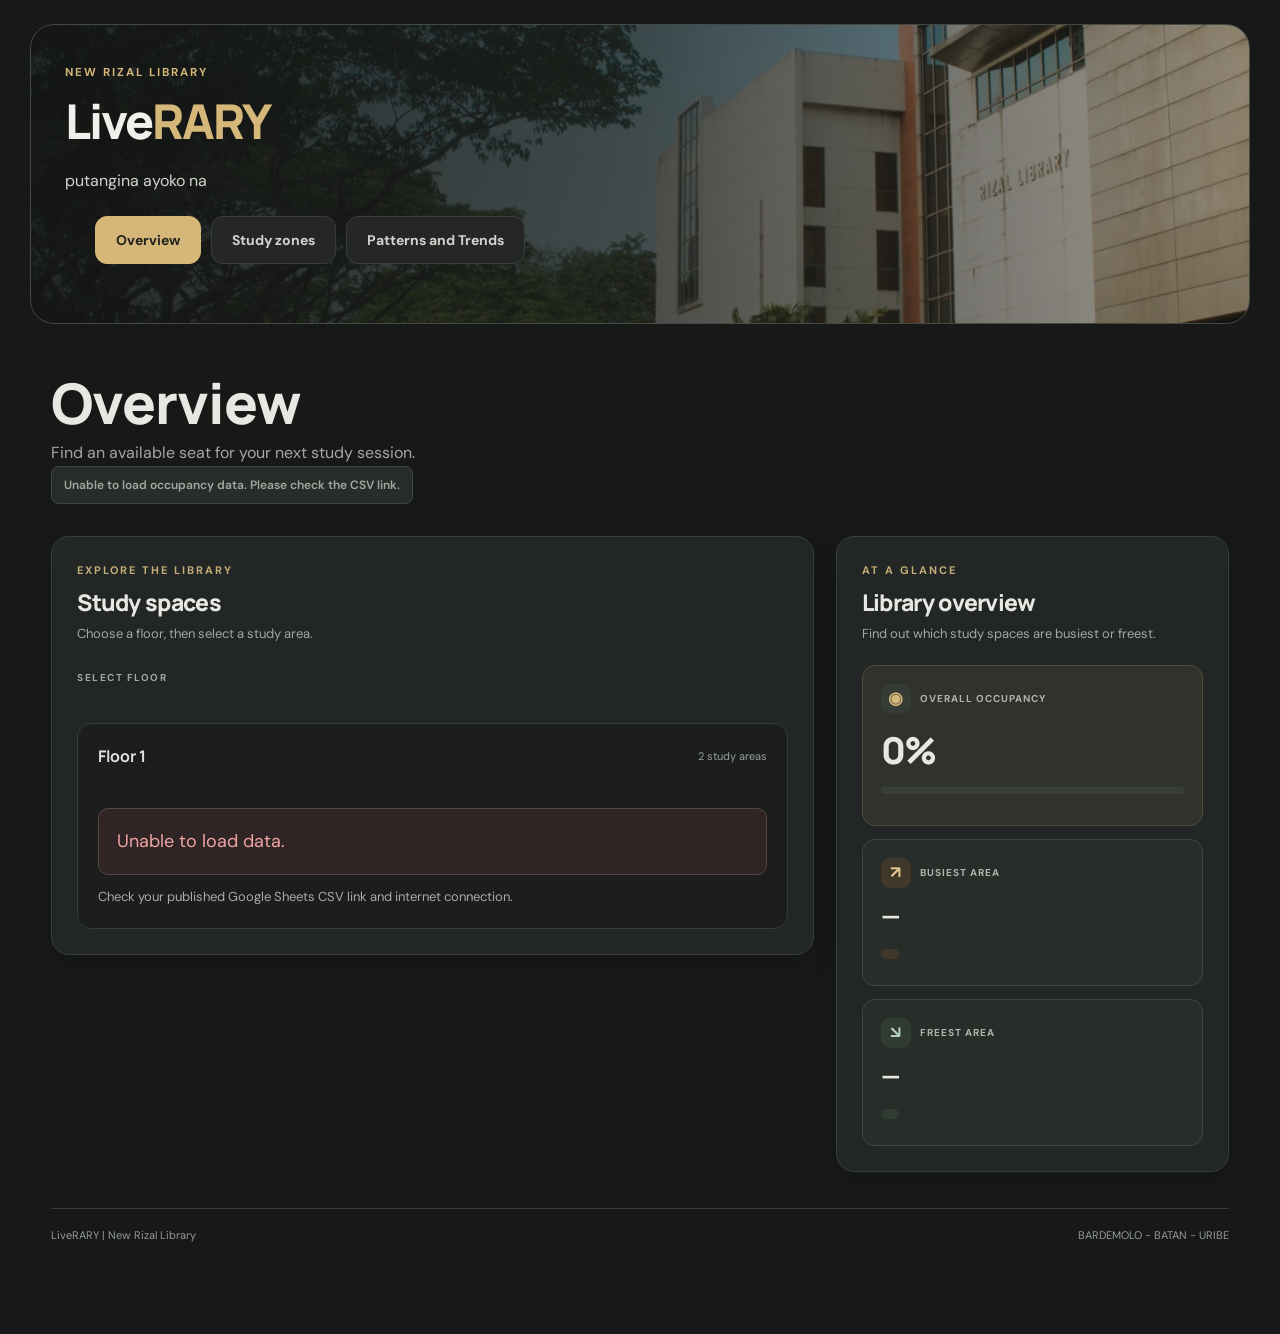
<file: index.html>
<!DOCTYPE html>
<html lang="en">
<head>
    <meta charset="UTF-8">
    <meta name="viewport" content="width=device-width, initial-scale=1.0">
    <title>LiveRARY | Overview</title>

    <link rel="stylesheet" href="css/general.css">
    <link rel="stylesheet" href="css/index.css">
</head>
<body>
    <header class="hero">
        <div class="hero-top">
            <div>
                <p class="eyebrow">NEW RIZAL LIBRARY</p>
                <h1>Live<span>RARY</span></h1>  
                <p class="tagline">putangina ayoko na</p>
            </div>
        </div>

         <nav class="navigation">
        <a href="index.html" class="nav-link active">Overview</a>
        <a href="html/studyzone.html" class="nav-link">Study zones</a>
        <a href="html/patternsandtrends.html" class="nav-link">Patterns and Trends</a>
    </nav>
    </header>

    <main class="overview-page">
        <section class="page-heading">
            <h1>Overview</h1>
            <p>
                Find an available seat for your next study session.
            </p>
            <p id="data-timestamp" class="data-timestamp">
                Loading occupancy data.
            </p>
        </section>

        <section class="dashboard">

            <article class="panel study-panel" id="zones">
                <div class="panel-heading">
                    <div>
                        <p class="section-label">EXPLORE THE LIBRARY</p>
                        <h2>Study spaces</h2>
                        <p class="muted">
                            Choose a floor, then select a study area.
                        </p>
                    </div>
                </div>

                <p class="tabs-heading">SELECT FLOOR</p>
                <div class="floor-tabs" id="floor-tabs"></div>

                <div class="area-section">
                    <div class="area-section-heading">
                        <h3 id="selected-floor-title">Floor 1</h3>
                        <span id="area-count">2 study areas</span>
                    </div>

                    <div class="area-tabs" id="area-tabs"></div>
                    <div id="area-details"></div>
                </div>
            </article>

            <div class="panel summary-panel">
                <div class="panel-heading">
                    <div>
                        <p class="section-label">AT A GLANCE</p>
                        <h2>Library overview</h2>
                        <p class="muted">
                            Find out which study spaces are busiest or freest.
                        </p>
                    </div>
                </div>

                <div class="summary-card overall-card">
                    <div class="summary-card-top">
                        <span class="summary-icon">◉</span>
                        <span class="summary-label">OVERALL OCCUPANCY</span>
                    </div>

                    <p class="summary-number" id="overall-occupancy">0%</p>

                    <div class="summary-progress">
                        <div id="overall-progress"></div>
                    </div>

                    <p class="summary-description" id="seat-summary"></p>
                </div>

                <div class="summary-card">
                    <div class="summary-card-top">
                        <span class="summary-icon busy-icon">↗</span>
                        <span class="summary-label">BUSIEST AREA</span>
                    </div>

                    <p class="summary-number area-name" id="busiest-area">—</p>
                    <p class="summary-description" id="busiest-floor"></p>
                    <span class="area-badge busy-badge" id="busiest-rate"></span>
                </div>

                <div class="summary-card">
                    <div class="summary-card-top">
                        <span class="summary-icon free-icon">↘</span>
                        <span class="summary-label">FREEST AREA</span>
                    </div>

                    <p class="summary-number area-name" id="freest-area">—</p>
                    <p class="summary-description" id="freest-floor"></p>
                    <span class="area-badge free-badge" id="freest-rate"></span>
                </div>
            </div>

        </section>

        <footer class="overview-footer">
            <p>LiveRARY | New Rizal Library</p>
            <p>BARDEMOLO - BATAN - URIBE</p>
        </footer>
    </main>
    <script src="js/index.js"></script>
</body>
</html>
</file>
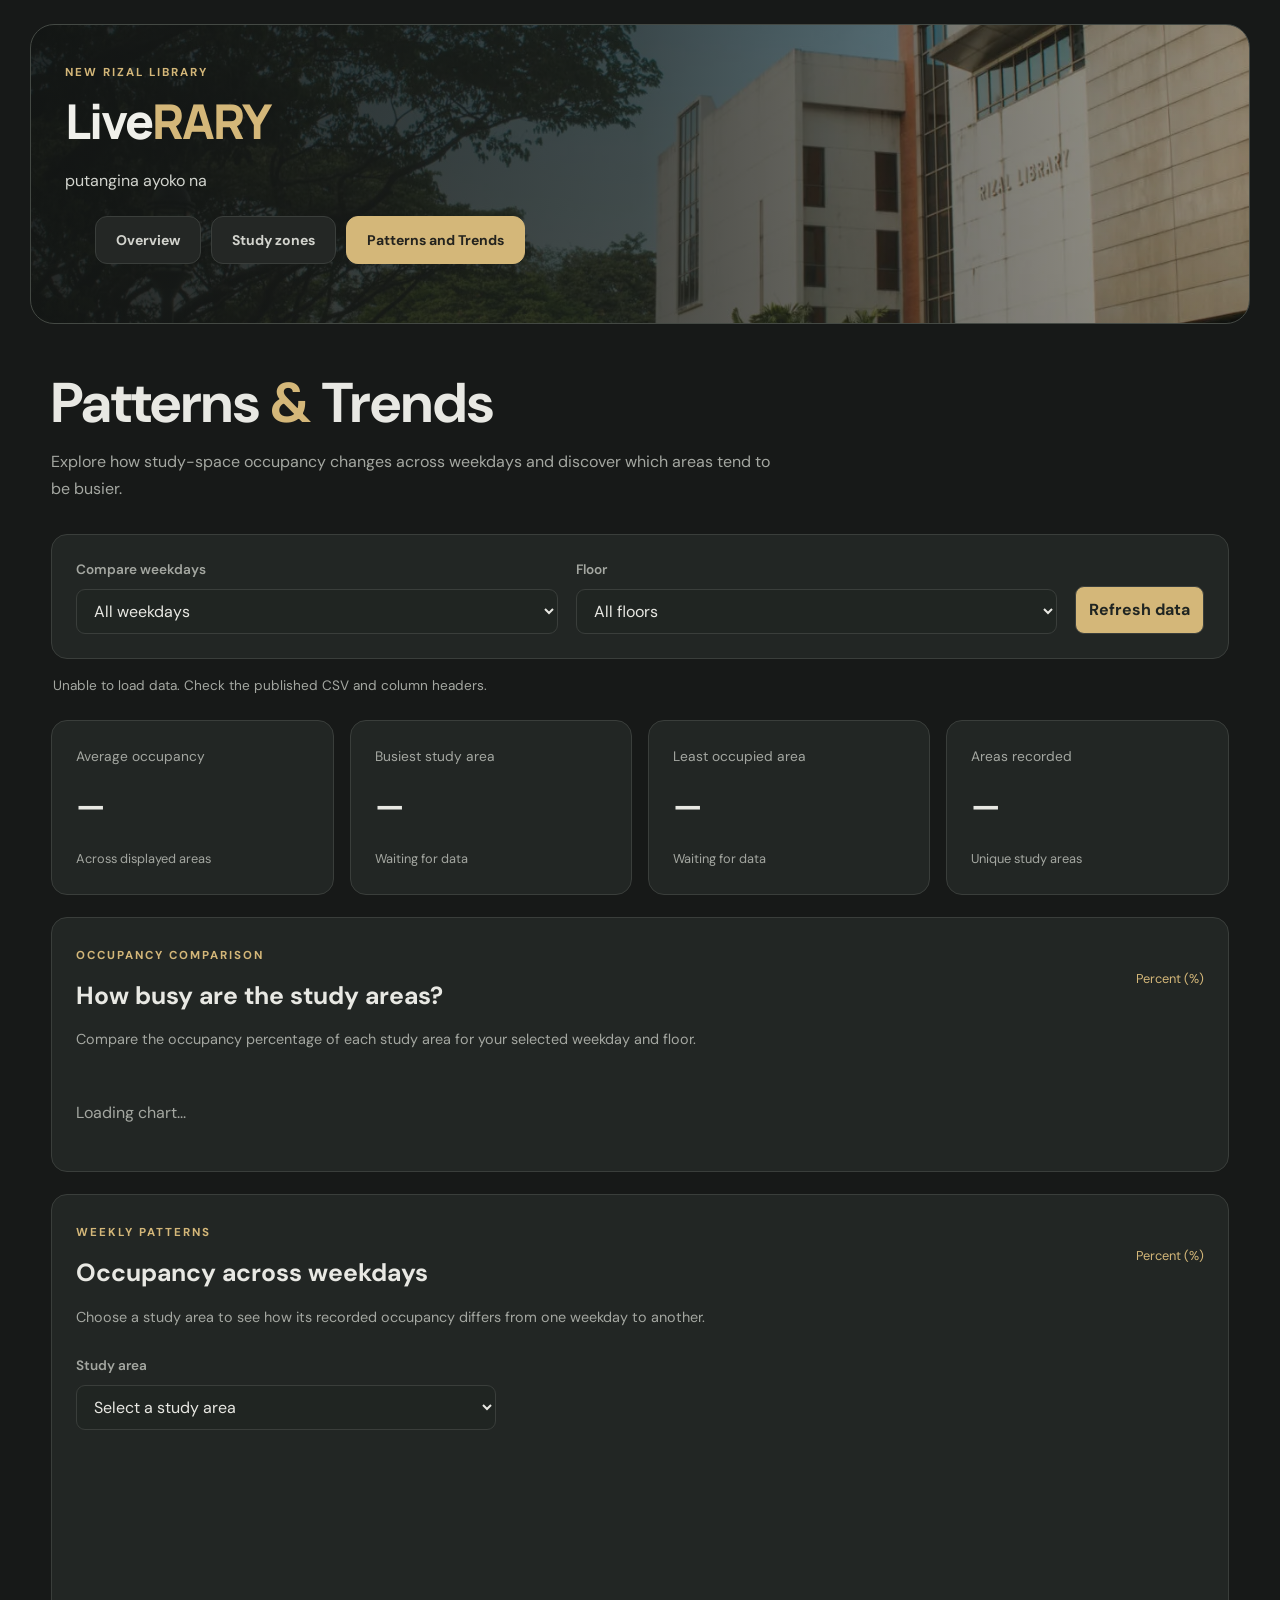
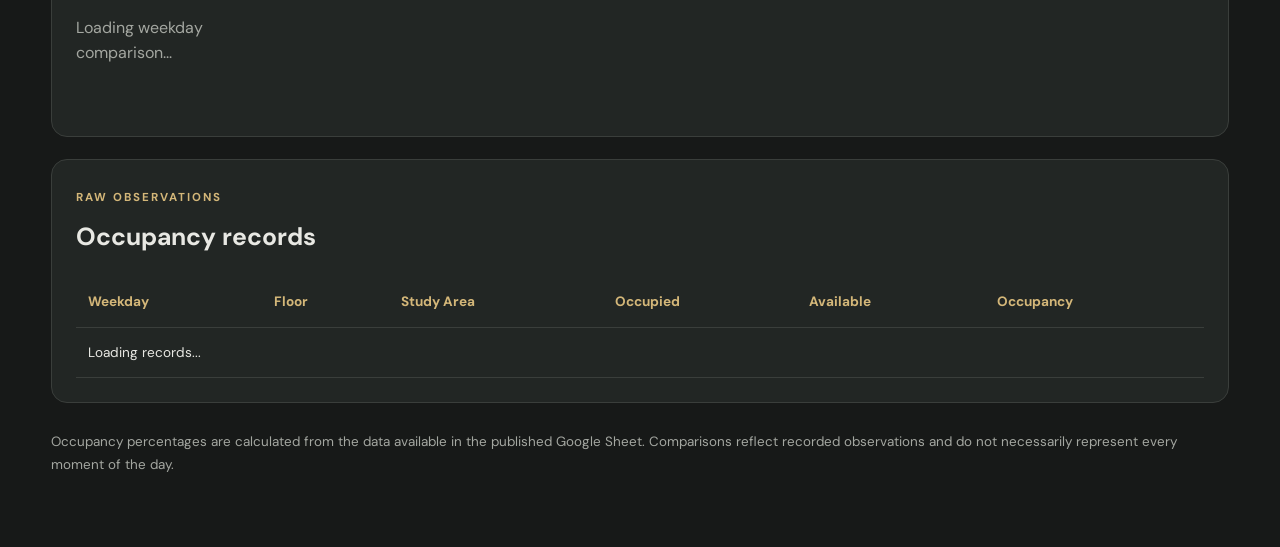
<file: html/patternsandtrends.html>
<!DOCTYPE html>
<html lang="en">
<head>
    <meta charset="UTF-8">
    <meta name="viewport" content="width=device-width, initial-scale=1.0">
    <title>LiveRARY | Overview</title>

    <link rel="stylesheet" href="../css/general.css">
    <link rel="stylesheet" href="../css/pattersandtrends.css">
</head>
<body>
    <header class="hero">
        <div class="hero-top">
            <div>
                <p class="eyebrow">NEW RIZAL LIBRARY</p>
                <h1>Live<span>RARY</span></h1>
                <p class="tagline">putangina ayoko na</p>
            </div>
        </div>

         <nav class="navigation">
        <a href="../index.html" class="nav-link">Overview</a>
        <a href="studyzone.html" class="nav-link">Study zones</a>
        <a href="patternsandtrends.html" class="nav-link active">Patterns and Trends</a>
    </nav>
    </header>

    <main class="trends-container">
        <section class="page-heading">
            <h1>Patterns <span>&</span> Trends</h1>
            <p>
                Explore how study-space occupancy changes across weekdays
                and discover which areas tend to be busier.
            </p>
        </section>

        <section class="controls panel">
            <div class="control-group">
                <label for="weekday-select">Compare weekdays</label>
                <select id="weekday-select">
                    <option value="All">All weekdays</option>
                    <option value="Monday">Monday</option>
                    <option value="Tuesday">Tuesday</option>
                    <option value="Wednesday">Wednesday</option>
                    <option value="Thursday">Thursday</option>
                    <option value="Friday">Friday</option>
                    <option value="Saturday">Saturday</option>
                    <option value="Sunday">Sunday</option>
                </select>
            </div>

            <div class="control-group">
                <label for="floor-select">Floor</label>
                <select id="floor-select">
                    <option value="All">All floors</option>
                    <option value="1">Floor 1</option>
                    <option value="2">Floor 2</option>
                    <option value="3">Floor 3</option>
                    <option value="4">Floor 4</option>
                    <option value="5">Floor 5</option>
                </select>
            </div>

            <button id="refresh-button" type="button">Refresh data</button>
        </section>

        <p id="data-status" class="data-status" role="status">
            Loading occupancy data...
        </p>

        <section class="summary-grid">
            <article class="summary-card panel">
                <p>Average occupancy</p>
                <h2 id="average-occupancy">—</h2>
                <span>Across displayed areas</span>
            </article>

            <article class="summary-card panel">
                <p>Busiest study area</p>
                <h2 id="busiest-area">—</h2>
                <span id="busiest-detail">Waiting for data</span>
            </article>

            <article class="summary-card panel">
                <p>Least occupied area</p>
                <h2 id="freest-area">—</h2>
                <span id="freest-detail">Waiting for data</span>
            </article>

            <article class="summary-card panel">
                <p>Areas recorded</p>
                <h2 id="areas-count">—</h2>
                <span>Unique study areas</span>
            </article>
        </section>

        <section class="panel chart-panel">
            <div class="section-heading">
                <div>
                    <p class="eyebrow">OCCUPANCY COMPARISON</p>
                    <h2>How busy are the study areas?</h2>
                </div>
                <span class="chart-unit">Percent (%)</span>
            </div>

            <p class="section-description">
                Compare the occupancy percentage of each study area
                for your selected weekday and floor.
            </p>

            <div id="occupancy-chart" class="bar-chart">
                <p class="empty-state">Loading chart...</p>
            </div>
        </section>

        <section class="panel chart-panel">
            <div class="section-heading">
                <div>
                    <p class="eyebrow">WEEKLY PATTERNS</p>
                    <h2>Occupancy across weekdays</h2>
                </div>
                <span class="chart-unit">Percent (%)</span>
            </div>

            <p class="section-description">
                Choose a study area to see how its recorded occupancy
                differs from one weekday to another.
            </p>

            <div class="control-group area-picker">
                <label for="area-select">Study area</label>
                <select id="area-select">
                    <option value="">Select a study area</option>
                </select>
            </div>

            <div id="weekday-chart" class="weekday-chart">
                <p class="empty-state">Loading weekday comparison...</p>
            </div>

            <p id="trend-note" class="trend-note"></p>
        </section>

        <section class="panel table-panel">
            <div class="section-heading">
                <div>
                    <p class="eyebrow">RAW OBSERVATIONS</p>
                    <h2>Occupancy records</h2>
                </div>
            </div>

            <div class="table-wrapper">
                <table>
                    <thead>
                        <tr>
                            <th>Weekday</th>
                            <th>Floor</th>
                            <th>Study Area</th>
                            <th>Occupied</th>
                            <th>Available</th>
                            <th>Occupancy</th>
                        </tr>
                    </thead>
                    <tbody id="records-table">
                        <tr>
                            <td colspan="6">Loading records...</td>
                        </tr>
                    </tbody>
                </table>
            </div>
        </section>

        <p class="page-note">
            Occupancy percentages are calculated from the data available
            in the published Google Sheet. Comparisons reflect recorded
            observations and do not necessarily represent every moment
            of the day.
        </p>
    </main>

    <script src="../js/patternsandtrends.js"></script>
</body>
</html>
</file>
<file: css/general.css>
@import url('https://fonts.googleapis.com/css2?family=DM+Sans:wght@400;500;600;700&family=Manrope:wght@400;500;600;700;800&display=swap');

:root {
    --forest: #a9c7b5;
    --forest-dark: #202522;
    --sage: #343a36;
    --sage-light: #292e2b;
    --cream: #171918;
    --white: #222624;
    --text: #e8e8e3;
    --muted: #a4a7a1;
    --border: #3a3e3b;
    --teal: #91b5a0;
    --gold: #d4b779;
    --red: #d78378;
}

* {
    box-sizing: border-box;
    margin: 0;
    padding: 0;
}

html {
    scroll-behavior: smooth;
}

body {
    background: var(--cream);
    color: var(--text);
    font-family: 'DM Sans', sans-serif;
    line-height: 1.6;
}

.hero {
    position: relative;
    isolation: isolate;
    overflow: hidden;
    margin: 24px 30px 0;
    padding: 34px;
    min-height: 250px;

    background:
        linear-gradient(
            90deg,
            rgba(20, 23, 22, 0.92) 0%,
            rgba(28, 31, 29, 0.78) 50%,
            rgba(28, 31, 29, 0.35) 100%
        ),
        url("../mmedia/img/new-rizal-library.png");

    background-size: cover;
    background-position: center 45%;
    background-repeat: no-repeat;

    color: #f0f0eb;
    border: 1px solid #444944;
    border-radius: 24px;
}

.hero-top {
    position: relative;
    z-index: 1;
    display: flex;
    justify-content: space-between;
    align-items: center;
    gap: 24px;
}

.eyebrow {
    color: var(--gold);
    font-size: 11px;
    font-weight: 700;
    letter-spacing: 2px;
    margin-top: 5px;
}

.hero h1 {
    font-family: 'Manrope', sans-serif;
    font-size: clamp(36px, 5vw, 48px);
    font-weight: 800;
    line-height: 1.2;
    letter-spacing: -2px;
}

.hero h1 span {
    color: var(--gold);
}

.tagline {
    margin-top: 18px;
    color: #d2d4ce;
    font-size: 16px;
}

.navigation {
    display: flex;
    flex-wrap: nowrap;
    gap: 10px;
    margin: 22px 30px;
    padding-bottom: 3px;
}

.nav-link {
    flex-shrink: 0;
    padding: 12px 20px;
    border: 1px solid var(--border);
    border-radius: 12px;
    background: #242725;
    color: #d2d3cd;
    text-decoration: none;
    font-size: 14px;
    font-weight: 700;
    transition: 0.2s ease;
}

.nav-link:hover {
    background: #393e39;
    border-color: var(--gold);
    transform: scale(1.05);
}

.nav-link.active {
    background: var(--gold);
    border-color: var(--gold);
    color: #24231e;
}

button {
    font-family: inherit;
}

@media (max-width: 650px) {
    .hero {
        margin: 12px 12px 0;
        padding: 24px 20px;
        min-height: 230px;
        border-radius: 18px;
    }

    .hero-top {
        align-items: flex-start;
        flex-direction: column;
    }

    .navigation {
        margin: 15px 12px 28px;
    }

    .nav-link {
        padding: 11px 15px;
        font-size: 12px;
    }
}
</file>
<file: css/index.css>
.overview-page {
    width: min(1180px, 92%);
    margin: 0 auto;
    padding: 48px 0 70px;
}

.data-timestamp {
    display: inline-block;
    margin-top: 50px;
    padding: 8px 12px;
    background: #292d2a;
    border: 1px solid #414641;
    border-radius: 8px;
    color: #d4b779;
    font-size: 12px;
    font-weight: 600;
}

.page-heading {
    display: block;
    width: 100%;
    margin: 0 0 32px;
    padding: 0;
    text-align: left;
}

.page-heading h1 {
    color: #e8e8e3;
    font-family: 'Manrope', sans-serif;
    font-size: clamp(2rem, 5vw, 3.5rem);
    font-weight: 800;
    letter-spacing: -1px;
    line-height: 1.1;
    margin: 0 0 5px;
    text-align: left;
}

.page-heading > p {
    color: var(--muted);
    line-height: 1.7;
    max-width: 720px;
    margin: 0;
    text-align: left;
}

.eyebrow {
    color: var(--gold);
    font-size: 0.72rem;
    font-weight: 700;
    letter-spacing: 2px;
    margin-bottom: 10px;
}

.section-label {
    color: #c4ad78;
    font-size: 11px;
    font-weight: 700;
    letter-spacing: 2px;
    margin-bottom: 7px;
}

.muted {
    color: #a4a7a1;
    font-size: 13px;
    margin-top: 6px;
}

/* Dashboard layout */
.dashboard {
    display: grid;
    grid-template-columns: minmax(0, 1.65fr) minmax(300px, 0.85fr);
    align-items: start;
    gap: 22px;
}

.panel {
    min-width: 0;
    padding: 25px;
    background: #222624;
    border: 1px solid #3a3e3b;
    border-radius: 18px;
    box-shadow: 0 8px 24px rgba(0, 0, 0, 0.12);
}

.panel-heading {
    display: flex;
    justify-content: space-between;
    align-items: flex-start;
    gap: 12px;
    margin-bottom: 25px;
}

.page-heading h2,
.panel h2 {
    color: #e8e8e3;
    font-family: 'Manrope', sans-serif;
    font-weight: 800;
    letter-spacing: -0.7px;
}

.page-heading h2 {
    font-size: 30px;
    line-height: 1.3;
}

.panel h2 {
    font-size: 23px;
    line-height: 1.35;
}

/* Floor and area tabs */
.tabs-heading {
    margin-bottom: 10px;
    color: #a4a7a1;
    font-size: 10px;
    font-weight: 700;
    letter-spacing: 1.5px;
}

.floor-tabs,
.area-tabs {
    display: flex;
    flex-wrap: wrap;
    gap: 8px;
}

.floor-tabs {
    margin-bottom: 27px;
}

.tab,
.area-tab {
    padding: 10px 15px;
    border: 1px solid #414641;
    border-radius: 9px;
    background: #292d2a;
    color: #dedfd9;
    font-size: 13px;
    font-weight: 600;
    cursor: pointer;
    transition: 0.2s ease;
}

.tab:hover,
.area-tab:hover {
    background: #393e39;
    border-color: #b6a16e;
}

.tab.active,
.area-tab.active {
    background: #d4b779;
    border-color: #d4b779;
    color: #24231e;
}

.closed-card {
    border-color: #594444;
}

.closed-message {
    display: flex;
    align-items: center;
    gap: 10px;
    margin-top: 24px;
    padding: 18px;
    border: 1px solid #594444;
    border-radius: 10px;
    background: #302525;
    color: #f0a5a5;
    font-size: 18px;
}

.closed-indicator {
    width: 10px;
    height: 10px;
    border-radius: 50%;
    background: #e57373;
}

.closed-description {
    margin-top: 12px;
    color: #aaa;
    font-size: 13px;
}

/* Study area section */
.area-section {
    padding: 20px;
    background: #1b1e1c;
    border: 1px solid #363b37;
    border-radius: 14px;
}

.area-section-heading {
    display: flex;
    justify-content: space-between;
    align-items: center;
    gap: 10px;
    margin-bottom: 15px;
}

.area-section-heading h3 {
    color: #e0e2dc;
    font-family: 'Manrope', sans-serif;
    font-size: 16px;
}

.area-section-heading > span {
    color: #9ba09a;
    font-size: 11px;
}

.area-tabs {
    margin-bottom: 22px;
}

.area-card {
    padding-top: 20px;
    border-top: 1px solid #363b37;
}

.area-floor {
    color: #c4ad78;
    font-size: 10px;
    font-weight: 700;
    letter-spacing: 1.5px;
    text-transform: uppercase;
}

.area-card h3 {
    margin: 5px 0 24px;
    color: #e8e8e3;
    font-family: 'Manrope', sans-serif;
    font-size: 25px;
    font-weight: 800;
    line-height: 1.3;
}

/* Occupancy information */
.occupancy-heading {
    display: flex;
    justify-content: space-between;
    align-items: center;
    gap: 12px;
    margin-bottom: 10px;
    color: #d0d1cb;
    font-size: 13px;
}

.occupancy-heading strong {
    color: #e5d2a4;
    font-size: 18px;
}

.progress,
.summary-progress {
    width: 100%;
    height: 9px;
    overflow: hidden;
    background: #3a3e3b;
    border-radius: 20px;
}

.progress-fill {
    height: 100%;
    border-radius: 20px;
    transition: width 0.3s ease;
}

.progress-fill.green {
    background: #91b5a0;
}

.progress-fill.gold {
    background: #d4b779;
}

.progress-fill.red {
    background: #d78378;
}

/* Individual area statistics */
.area-stats {
    display: grid;
    grid-template-columns: repeat(3, minmax(0, 1fr));
    gap: 10px;
    margin-top: 23px;
}

.mini-stat {
    padding: 14px 8px;
    text-align: center;
    background: #292d2a;
    border: 1px solid #414641;
    border-radius: 10px;
}

.mini-stat span {
    display: block;
    color: #a4a7a1;
    font-size: 11px;
}

.mini-stat strong {
    display: block;
    margin-top: 5px;
    color: #e8e8e3;
    font-family: 'Manrope', sans-serif;
    font-size: 23px;
}

.occupancy-status {
    display: inline-block;
    margin-top: 20px;
    padding: 6px 11px;
    border-radius: 20px;
    font-size: 11px;
    font-weight: 700;
}

.occupancy-status.green {
    background: #29372e;
    color: #b4d0bc;
}

.occupancy-status.gold {
    background: #40382a;
    color: #e0c88f;
}

.occupancy-status.red {
    background: #402c2a;
    color: #efa69d;
}

/* Summary panel */
.summary-panel {
    display: flex;
    flex-direction: column;
    gap: 13px;
}

.summary-panel .panel-heading {
    margin-bottom: 7px;
}

.summary-card {
    padding: 18px;
    border: 1px solid #414641;
    border-radius: 13px;
    background: #292d2a;
}

.overall-card {
    background: #30332d;
    border-color: #504b3c;
}

.summary-card-top {
    display: flex;
    align-items: center;
    gap: 9px;
    margin-bottom: 12px;
}

.summary-icon {
    display: grid;
    place-items: center;
    width: 30px;
    height: 30px;
    flex-shrink: 0;
    border-radius: 9px;
    background: #373b35;
    color: #d4b779;
    font-size: 17px;
    font-weight: 700;
}

.busy-icon {
    background: #40382a;
    color: #e0c88f;
}

.free-icon {
    background: #303b33;
    color: #b4d0bc;
}

.summary-label {
    color: #b1b4ad;
    font-size: 10px;
    font-weight: 700;
    letter-spacing: 1px;
}

.summary-number {
    color: #e8e8e3;
    font-family: 'Manrope', sans-serif;
    font-size: 37px;
    font-weight: 800;
    letter-spacing: -1.5px;
    line-height: 1.3;
    overflow-wrap: anywhere;
}

.summary-number.area-name {
    font-size: 25px;
    letter-spacing: -0.7px;
}

.summary-progress {
    height: 7px;
    margin: 13px 0;
}

.summary-progress div {
    height: 100%;
    width: 0;
    background: #91b5a0;
    border-radius: 20px;
    transition: width 0.3s ease;
}

.summary-description {
    margin-top: 5px;
    color: #b1b4ad;
    font-size: 12px;
}

.area-badge {
    display: inline-block;
    margin-top: 12px;
    padding: 5px 9px;
    border-radius: 20px;
    font-size: 10px;
    font-weight: 700;
}

.busy-badge {
    background: #40382a;
    color: #e0c88f;
}

.free-badge {
    background: #303b33;
    color: #b4d0bc;
}

/* Footer */
.overview-footer {
    display: flex;
    justify-content: space-between;
    gap: 12px;
    margin: 36px 0 20px;
    padding-top: 18px;
    border-top: 1px solid #363b37;
    color: #969b94;
    font-size: 11px;
}

/* Tablet */
@media (max-width: 1000px) {
    .dashboard {
        grid-template-columns: 1fr;
    }

    .summary-panel {
        display: grid;
        grid-template-columns: repeat(2, minmax(0, 1fr));
    }

    .summary-panel .panel-heading,
    .tip-card {
        grid-column: 1 / -1;
    }
}

/* Mobile */
@media (max-width: 650px) {
    .overview-page {
        width: 100%;
        padding: 32px 14px 45px;
    }

    .page-heading {
        display: block;
        text-align: left;
        margin-bottom: 26px;
    }

    .page-heading h1 {
        font-size: clamp(2rem, 8vw, 2.6rem);
    }

    .page-heading > p {
        font-size: 14px;
    }

    .page-heading h2 {
        font-size: 26px;
    }

    .panel {
        padding: 18px;
        border-radius: 15px;
    }

    .panel h2 {
        font-size: 21px;
    }

    .area-section {
        padding: 14px;
    }

    .area-stats {
        grid-template-columns: 1fr;
    }

    .mini-stat {
        display: flex;
        align-items: center;
        justify-content: space-between;
        padding: 10px 13px;
        text-align: left;
    }

    .mini-stat strong {
        margin-top: 0;
    }

    .summary-panel {
        grid-template-columns: 1fr;
    }

    .summary-panel .panel-heading,
    .tip-card {
        grid-column: auto;
    }

    .overview-footer {
        flex-direction: column;
    }
}
</file>
<file: css/pattersandtrends.css>
.trends-container {
    width: min(1180px, 92%);
    margin: 0 auto;
    padding: 48px 0 70px;
}

.page-heading {
    margin-bottom: 32px;
}

.eyebrow {
    color: var(--gold);
    font-size: 0.72rem;
    font-weight: 700;
    letter-spacing: 2px;
    margin-bottom: 10px;
}

.page-heading h1 {
    font-size: clamp(2rem, 5vw, 3.5rem);
    line-height: 1.1;
    margin-bottom: 14px;
}

.page-heading h1 span {
    color: var(--gold);
}

.page-heading > p:last-child,
.section-description {
    color: var(--muted);
    line-height: 1.7;
    max-width: 720px;
}

.panel {
    background: var(--white);
    border: 1px solid var(--border);
    border-radius: 16px;
    padding: 24px;
}

.controls {
    display: flex;
    align-items: end;
    flex-wrap: wrap;
    gap: 18px;
    margin-bottom: 16px;
}

.control-group {
    display: flex;
    flex-direction: column;
    gap: 8px;
    flex: 1;
    min-width: 180px;
}

.control-group label {
    color: var(--muted);
    font-size: 0.85rem;
    font-weight: 600;
}

.control-group select,
#refresh-button {
    min-height: 44px;
    border-radius: 9px;
    border: 1px solid var(--border);
    padding: 10px 13px;
    font: inherit;
}

.control-group select {
    background: var(--forest-dark);
    color: var(--text);
    width: 100%;
}

#refresh-button {
    background: var(--gold);
    color: #202522;
    font-weight: 700;
    cursor: pointer;
}

#refresh-button:hover {
    opacity: 0.88;
}

.data-status {
    color: var(--muted);
    font-size: 0.85rem;
    margin: 14px 2px 24px;
}

.summary-grid {
    display: grid;
    grid-template-columns: repeat(4, minmax(0, 1fr));
    gap: 16px;
    margin-bottom: 22px;
}

.summary-card {
    min-width: 0;
}

.summary-card > p {
    color: var(--muted);
    font-size: 0.86rem;
    margin-bottom: 14px;
}

.summary-card h2 {
    font-size: clamp(1.35rem, 2.5vw, 2rem);
    overflow-wrap: anywhere;
    margin-bottom: 12px;
}

.summary-card > span {
    color: var(--muted);
    font-size: 0.8rem;
    line-height: 1.5;
}

.chart-panel,
.table-panel {
    margin-bottom: 22px;
}

.section-heading {
    display: flex;
    justify-content: space-between;
    align-items: center;
    gap: 16px;
    flex-wrap: wrap;
}

.section-heading h2 {
    font-size: clamp(1.15rem, 2.5vw, 1.55rem);
}

.chart-unit {
    color: var(--gold);
    font-size: 0.8rem;
}

.section-description {
    font-size: 0.9rem;
    margin: 12px 0 26px;
}

.bar-chart {
    display: flex;
    flex-direction: column;
    gap: 21px;
}

.bar-row {
    display: grid;
    grid-template-columns: minmax(130px, 220px) minmax(70px, 1fr) 48px;
    align-items: center;
    gap: 14px;
}

.bar-label {
    color: var(--text);
    font-size: 0.86rem;
    overflow-wrap: anywhere;
}

.bar-track {
    height: 13px;
    background: var(--forest-dark);
    border-radius: 20px;
    overflow: hidden;
}

.bar-fill {
    height: 100%;
    border-radius: inherit;
    background: var(--teal);
    transition: width 0.3s ease;
}

.bar-fill.high {
    background: var(--red);
}

.bar-fill.moderate {
    background: var(--gold);
}

.bar-value {
    font-size: 0.86rem;
    font-weight: 700;
    text-align: right;
    font-variant-numeric: tabular-nums;
}

.area-picker {
    max-width: 420px;
    margin-bottom: 28px;
}

.weekday-chart {
    display: grid;
    grid-template-columns: repeat(7, minmax(0, 1fr));
    gap: 12px;
    align-items: end;
    min-height: 230px;
    padding-top: 10px;
}

.weekday-column {
    display: flex;
    flex-direction: column;
    align-items: center;
    justify-content: end;
    gap: 9px;
    min-width: 0;
    height: 220px;
}

.weekday-value {
    font-size: 0.8rem;
    font-weight: 700;
}

.weekday-track {
    display: flex;
    align-items: end;
    height: 155px;
    width: min(100%, 52px);
    background: var(--forest-dark);
    border-radius: 8px 8px 3px 3px;
    overflow: hidden;
}

.weekday-fill {
    width: 100%;
    background: var(--gold);
    border-radius: 6px 6px 0 0;
    min-height: 0;
}

.weekday-label {
    color: var(--muted);
    font-size: 0.76rem;
    text-align: center;
}

.trend-note,
.page-note {
    color: var(--muted);
    font-size: 0.84rem;
    line-height: 1.7;
}

.trend-note {
    margin-top: 24px;
}

.table-wrapper {
    width: 100%;
    overflow-x: auto;
    margin-top: 20px;
}

.table-wrapper table {
    width: 100%;
    border-collapse: collapse;
    text-align: left;
}

.table-wrapper th,
.table-wrapper td {
    padding: 14px 12px;
    border-bottom: 1px solid var(--border);
    white-space: nowrap;
    font-size: 0.85rem;
}

.table-wrapper th {
    color: var(--gold);
    font-weight: 700;
}

.table-wrapper td {
    color: var(--text);
}

.table-wrapper tbody tr:hover {
    background: var(--sage-light);
}

.empty-state {
    color: var(--muted);
    padding: 22px 0;
}

.page-note {
    margin-top: 28px;
}

@media (max-width: 850px) {
    .summary-grid {
        grid-template-columns: repeat(2, minmax(0, 1fr));
    }

    .bar-row {
        grid-template-columns: minmax(100px, 150px) minmax(60px, 1fr) 42px;
        gap: 10px;
    }
}

@media (max-width: 520px) {
    .trends-container {
        padding-top: 30px;
    }

    .panel {
        padding: 18px;
    }

    .summary-grid {
        gap: 10px;
    }

    .controls {
        align-items: stretch;
    }

    #refresh-button {
        width: 100%;
    }

    .bar-row {
        grid-template-columns: minmax(85px, 115px) minmax(40px, 1fr) 38px;
        gap: 8px;
    }

    .bar-label,
    .bar-value {
        font-size: 0.75rem;
    }

    .weekday-chart {
        gap: 5px;
    }

    .weekday-label,
    .weekday-value {
        font-size: 0.67rem;
    }
}
</file>
